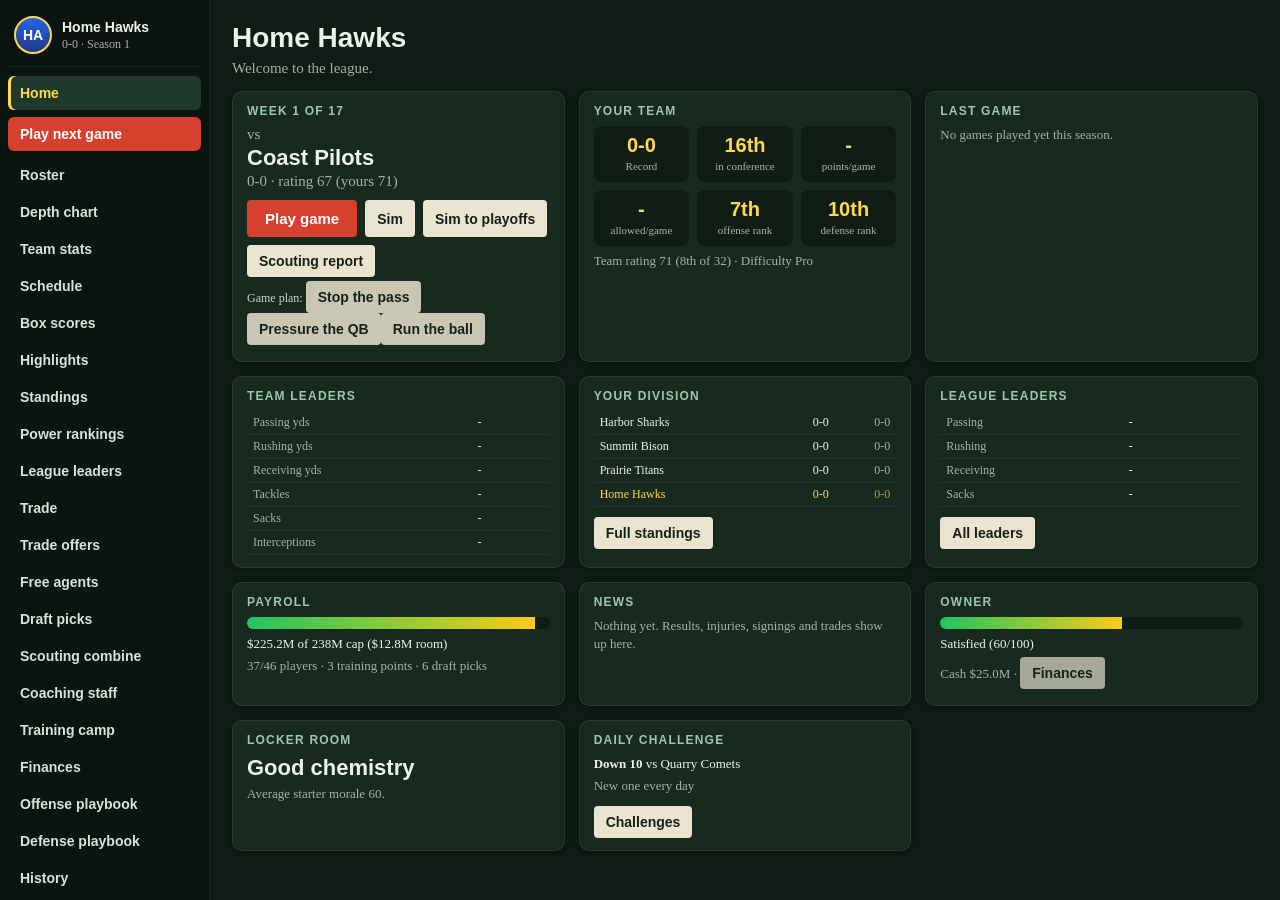
<file: index.html>
<!doctype html>
<html lang="en"><head><meta charset="utf-8">
<meta name="viewport" content="width=device-width,initial-scale=1,maximum-scale=1,user-scalable=no,viewport-fit=cover">
<meta name="mobile-web-app-capable" content="yes"><meta name="apple-mobile-web-app-capable" content="yes">
<title>Gridiron Lab</title><link rel="stylesheet" href="style.css">
<link rel="manifest" href="manifest.webmanifest"><meta name="theme-color" content="#14211a"><link rel="apple-touch-icon" href="icon-192.png"><link rel="icon" href="icon-192.png"></head>
<body>
<div id="wrap">
<canvas id="c" width="960" height="540"></canvas>
<div id="hud"></div><div id="msg"></div>
<div id="top"><button id="pbb">Playbook</button><button id="hlp">Controls</button><button id="rb">Lobby</button></div>
<div id="pb"></div>
<div id="pre"><div id="hint"></div><div id="plays"></div><button id="snap">Snap</button></div>
<div id="bar"></div>
<div id="stick"><i></i></div><div id="mv"></div><button id="act">Juke / Pump</button>
<p id="help"></p>
</div>
<div id="rot">Turn your phone sideways to play.<br><small>(tap to dismiss)</small></div>
<div id="modal" hidden></div>
<script src="data.js"></script><script src="stats0.js"></script><script src="special.js"></script><script src="ai.js"></script><script src="moves.js"></script><script src="career.js"></script><script src="ragdoll.js"></script><script src="game.js"></script><script src="render.js"></script><script src="hud.js"></script><script src="playbook.js"></script><script src="dash.js"></script><script src="league.js"></script><script src="opts.js"></script><script src="pcam.js"></script><script src="pcam2.js"></script><script src="kick.js"></script><script src="extras.js"></script><script src="field2.js"></script><script src="gm.js"></script><script src="desk.js"></script><script src="anim.js"></script><script src="more.js"></script><script src="pose.js"></script><script src="play2.js"></script><script src="vis2.js"></script><script src="menus2.js"></script><script src="polish.js"></script><script src="sound2.js"></script><script src="more3.js"></script><script src="dive.js"></script><script src="play3.js"></script><script src="vis3.js"></script><script src="modes.js"></script><script src="ease.js"></script><script src="keys.js"></script><script src="models.js"></script><script src="anim2.js"></script><script src="rp2.js"></script><script src="trick.js"></script><script src="stats2.js"></script><script src="pe.js"></script><script src="pd.js"></script><script src="plays3.js"></script><script src="tw.js"></script><script src="rel.js"></script><script src="rtclock.js"></script><script src="pass3.js"></script><script src="stplays.js"></script><script src="st3.js"></script><script src="std.js"></script><script src="playcard.js"></script><script src="modelock.js"></script><script src="train.js"></script><script src="life.js"></script><script src="hood.js"></script><script src="cars.js"></script><script src="wreck.js"></script><script src="street.js"></script><script src="sfb.js"></script><script src="smini.js"></script><script src="lock.js"></script>
<script>if(typeof mlSwitch!="function"||typeof stSVG!="function"||typeof kofcEnd!="function"||typeof rtTick!="function"||typeof lobby!="function"||typeof lineup!="function"||typeof careerHub!="function"||typeof cmove!="function"||typeof ragTackle!="function"||typeof fit!="function"||typeof dashHome!="function"||typeof featUI!="function"||typeof kickStart!="function"||typeof xNewGame!="function"||typeof fForm!="function"||typeof gmInit!="function"||typeof padPoll!="function"||typeof animStep!="function"||typeof stiffArm!="function"||typeof anTick!="function"||typeof covPre!="function"||typeof vTick!="function"||typeof devUI!="function"||typeof camTick!="function"||typeof sReact!="function"||typeof gNums!="function"||typeof userDive!="function"||typeof dsCycle!="function"||typeof dcShow!="function"||typeof recapUI!="function"||typeof tutGo!="function"||typeof kbPage!="function"||typeof mDraw!="function"||typeof CEL2=="undefined"||typeof rpAct!="function"||typeof licOK!="function"||typeof fa1Fill!="function"||typeof dsSync!="function"||typeof peUI!="function"||typeof pdUI!="function"||typeof coachSug!="function"||typeof koKneel!="function"||typeof st4th!="function"||typeof stDes!="function"||typeof pcdShow!="function"||typeof pcSet!="function"||typeof pcPre!="function"||typeof trainUI!="function"||typeof lifeUI!="function"||typeof hoodUI!="function"||typeof hdDealer!="function"||typeof hdBody!="function"||typeof hdStreet!="function"||typeof sfStart!="function"||typeof smStart!="function")document.body.innerHTML='<p style="padding:20px;font:18px sans-serif;color:#fff">Gridiron Lab is missing files. Upload index.html, data.js, special.js, ai.js, moves.js, career.js, ragdoll.js, game.js, render.js, hud.js, playbook.js, dash.js, league.js, opts.js, pcam.js, pcam2.js, kick.js, extras.js, field2.js, gm.js, desk.js, anim.js, more.js, pose.js, play2.js, vis2.js, menus2.js, polish.js, sound2.js, more3.js, dive.js, play3.js, vis3.js, modes.js, ease.js, keys.js, models.js, anim2.js, rp2.js, trick.js, stats2.js, pe.js, pd.js, plays3.js, tw.js, rel.js, rtclock.js, pass3.js, stplays.js, st3.js, std.js, playcard.js, modelock.js, train.js, life.js, hood.js, cars.js, wreck.js, street.js, sfb.js, smini.js, lock.js, sw.js, manifest.webmanifest, the icons and style.css together in one folder.</p>'</script></body></html>
</file>
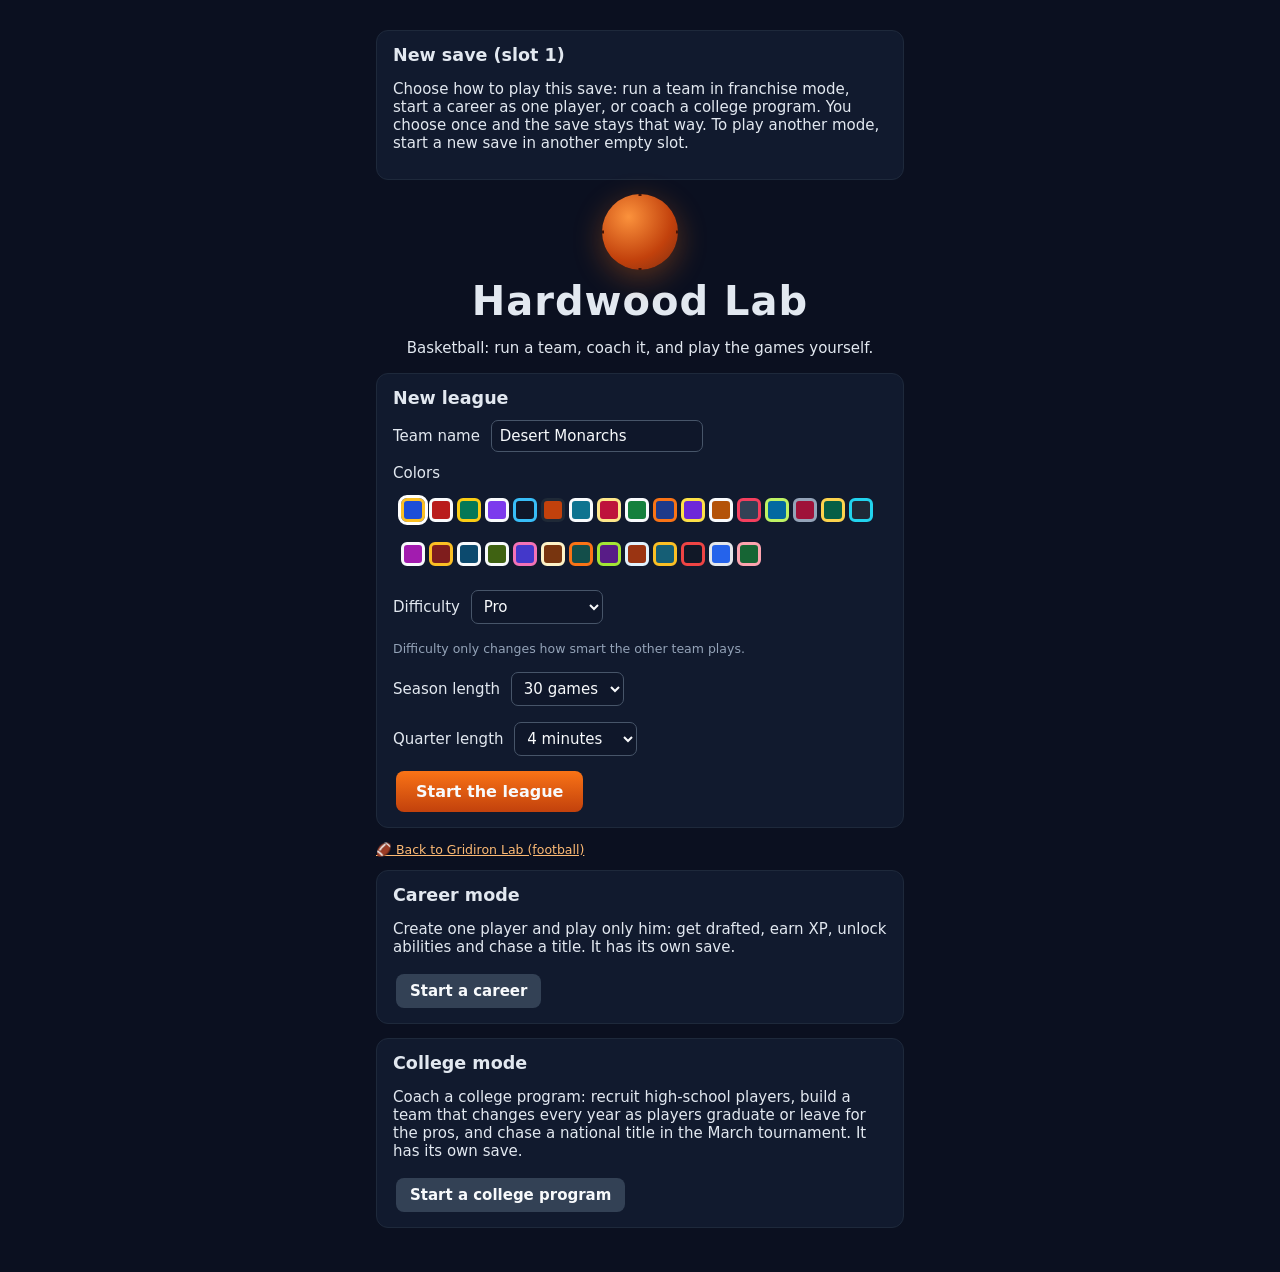
<file: hoops/index.html>
<!doctype html>
<html lang="en"><head><meta charset="utf-8">
<meta name="viewport" content="width=device-width,initial-scale=1,viewport-fit=cover">
<title>Hardwood Lab</title><link rel="stylesheet" href="hoops.css">
<meta name="theme-color" content="#0b1020"><link rel="icon" href="../icon-192.png"></head>
<body>
<div id="ui"></div>
<div id="gamewrap" hidden><canvas id="cv"></canvas><div id="gtop"><button onclick="gameMenu()">Menu</button></div></div>
<div id="modal" hidden></div>
<script src="h-core.js"></script><script src="h-sim.js"></script><script src="h-game.js"></script><script src="h-play.js"></script><script src="h-draw.js"></script><script src="h-ui.js"></script><script src="h-court.js"></script><script src="h-fx.js"></script><script src="h-fran.js"></script><script src="h-car.js"></script><script src="h-extra.js"></script><script src="h-more.js"></script><script src="h-gfx.js"></script><script src="h-hl.js"></script><script src="h-view.js"></script><script src="h-real.js"></script><script src="h-mode.js"></script><script src="h-feel.js"></script><script src="h-lock.js"></script>
<script>if(typeof pickMode!="function"||typeof pdUI!="function"||typeof hInit!="function"||typeof hDraw!="function"||typeof hStep!="function"||typeof simGame!="function"||typeof newLeague!="function"||typeof userControls!="function"||typeof lkGate!="function"||typeof coachSug!="function"||typeof faceSVG!="function"||typeof ensureR!="function"||typeof careerHome!="function"||typeof tutStart!="function"||typeof asUI!="function"||typeof camFrame!="function"||typeof collegeGo!="function"||typeof pvProj!="function"||typeof o3EP!="function"){document.body.innerHTML='<div style="font:16px sans-serif;color:#fff;padding:30px">Some game files are missing. Re-download the whole folder and open hoops/index.html again.</div>'}else hInit();
if('serviceWorker'in navigator&&location.protocol.startsWith('http'))navigator.serviceWorker.register('../sw.js').catch(()=>{});</script>
</body></html>
</file>
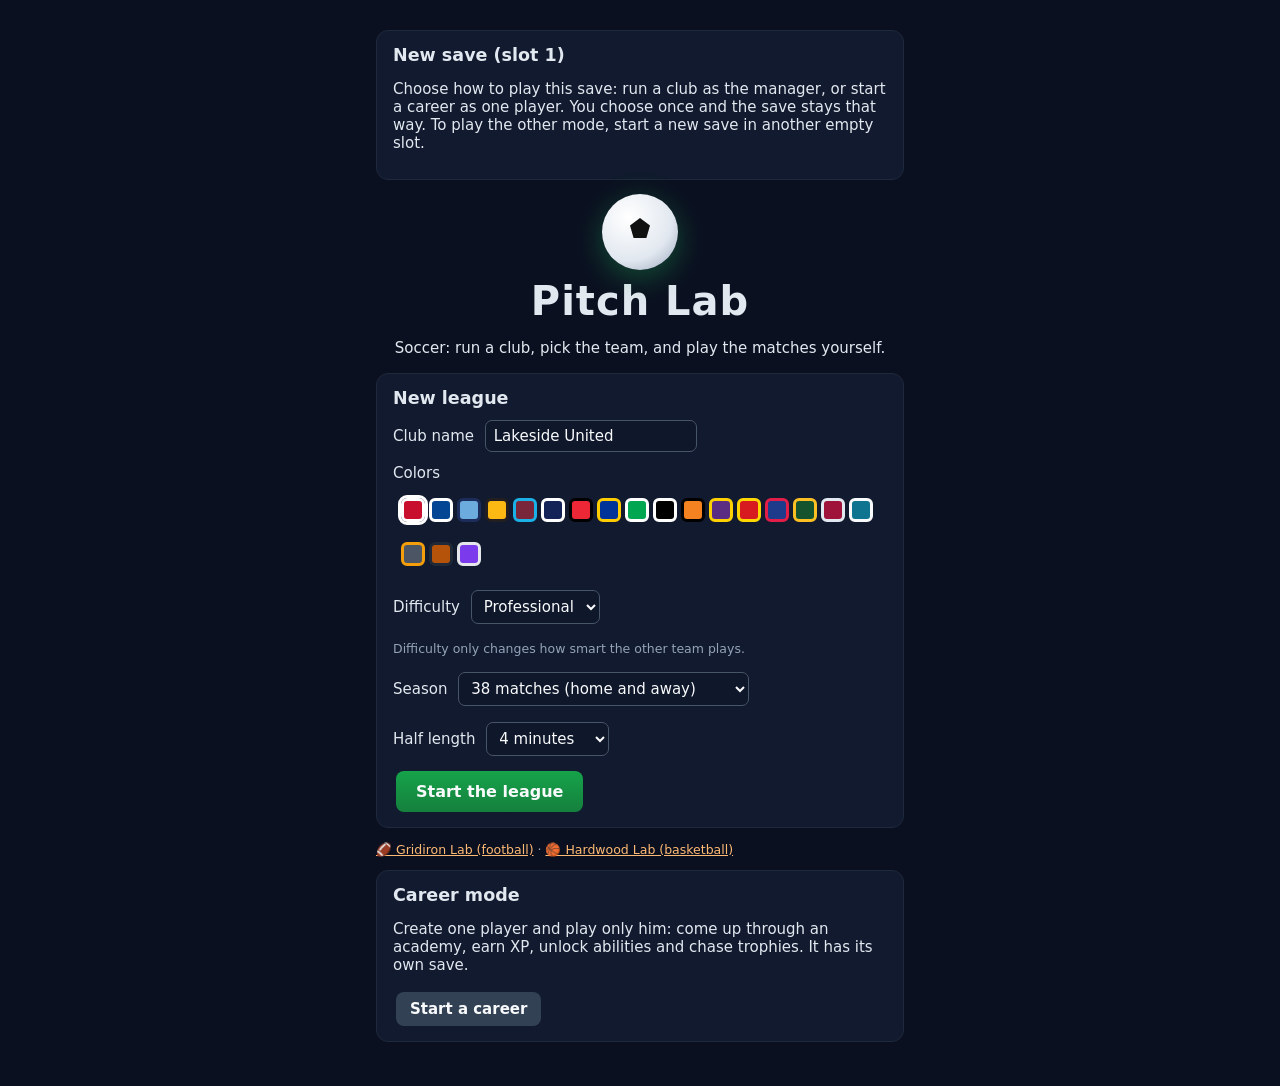
<file: soccer/index.html>
<!doctype html>
<html lang="en"><head><meta charset="utf-8">
<meta name="viewport" content="width=device-width,initial-scale=1,viewport-fit=cover">
<title>Pitch Lab</title><link rel="stylesheet" href="soccer.css">
<meta name="theme-color" content="#0d1a12"><link rel="icon" href="../icon-192.png"></head>
<body>
<div id="ui"></div>
<div id="gamewrap" hidden><canvas id="cv"></canvas><div id="gtop"><button onclick="gameMenu()">Menu</button></div></div>
<div id="modal" hidden></div>
<script src="s-core.js"></script><script src="s-sim.js"></script><script src="s-game.js"></script><script src="s-play.js"></script><script src="s-draw.js"></script><script src="s-ui.js"></script><script src="sc-court.js"></script><script src="sc-fx.js"></script><script src="sc-fran.js"></script><script src="sc-car.js"></script><script src="sc-extra.js"></script><script src="sc-div.js"></script><script src="sc-fc.js"></script><script src="sc-ai2.js"></script><script src="sc-real.js"></script><script src="sc-mode.js"></script><script src="sc-feel.js"></script><script src="s-lock.js"></script>
<script>if(typeof pickMode!="function"||typeof fcShotCalc!="function"||typeof gkReach!="function"||typeof icPlan!="function"||typeof hInit!="function"||typeof hDraw!="function"||typeof hStep!="function"||typeof simGame!="function"||typeof newLeague!="function"||typeof userControls!="function"||typeof lkGate!="function"||typeof coachSug!="function"||typeof hlUI!="function"||typeof cupPlay!="function"||typeof careerGo!="function"||typeof tutStart!="function"||typeof addDiv2!="function"||typeof callRunGo!="function"){document.body.innerHTML='<div style="font:16px sans-serif;color:#fff;padding:30px">Some game files are missing. Re-download the whole folder and open soccer/index.html again.</div>'}else hInit();
if('serviceWorker'in navigator&&location.protocol.startsWith('http'))navigator.serviceWorker.register('../sw.js').catch(()=>{});</script>
</body></html>
</file>
<file: style.css>
*{box-sizing:border-box}
html,body{margin:0;height:100%;overflow:hidden;background:#0b1626;color:#eef3e8;font:15px Georgia,serif;overscroll-behavior:none;-webkit-user-select:none;user-select:none}
button{background:#e9e3cf;color:#14211a;border:0;padding:8px 12px;font:700 14px "Trebuchet MS",sans-serif;cursor:pointer;border-radius:4px}
button.on{background:#ffd84d}button:focus-visible{outline:3px solid #fff}
/* the game fills the whole screen; everything else floats on top of it */
#wrap{position:fixed;inset:0}
#c{position:absolute;inset:0;width:100%;height:100%;display:block;touch-action:none;background:#14532d}
#hud{position:absolute;top:6px;left:10px;z-index:3;font:700 14px "Trebuchet MS",sans-serif;text-shadow:0 1px 3px #000,0 0 6px #000;pointer-events:none}
#msg{position:absolute;top:27px;left:10px;z-index:3;font-size:13px;color:#ffd84d;text-shadow:0 1px 3px #000,0 0 6px #000;max-width:62vw;pointer-events:none}
#top{position:absolute;top:6px;right:8px;z-index:5;display:flex;gap:6px}#top button{padding:7px 11px;font-size:13px;background:#e9e3cfee}
#pb{position:absolute;left:50%;transform:translateX(-50%);bottom:62px;z-index:5;background:#0b1626eb;border:2px solid #e9e3cf;border-radius:10px;padding:10px;max-width:96vw;max-height:66vh;overflow:auto}
#pb h3{margin:0 0 8px;font:700 16px "Trebuchet MS",sans-serif;color:#ffd84d;display:flex;justify-content:space-between;align-items:center;gap:10px}
#pb .cards{display:grid;grid-template-columns:repeat(auto-fill,minmax(122px,1fr));gap:8px;width:min(920px,90vw)}
.card{background:#1d3a2a;color:#fff;padding:5px;border:2px solid #ffffff2a;display:flex;flex-direction:column;align-items:center;gap:3px;font-size:12px}
.card.on{border-color:#ffd84d}.card svg{width:112px;height:80px;background:#2a7f35;border-radius:4px;pointer-events:none}.card span{pointer-events:none}
#pre{position:absolute;left:0;right:0;bottom:8px;z-index:4;display:flex;flex-direction:column;align-items:center;gap:6px;pointer-events:none}
#pre>*{pointer-events:auto}#hint{background:#000b;color:#fff;font-family:"Trebuchet MS",sans-serif;padding:6px 14px;border-radius:16px;font-size:14px;pointer-events:none;text-align:center;max-width:92vw}
#plays{display:flex;gap:6px;flex-wrap:wrap;justify-content:center}#plays button{background:#e9e3cfee}
#snap{background:#d6402f;color:#fff;padding:10px 26px;font-size:16px}
#bar{position:absolute;left:0;right:0;bottom:8px;z-index:4;display:flex;justify-content:center;pointer-events:none}#bar>*{pointer-events:auto}
#dctl{display:none;gap:6px;flex-wrap:wrap}#dctl button{background:#e9e3cfdd}
#help{display:none}
#ed{display:flex;flex-direction:column;gap:6px;align-items:center}#ed canvas{width:min(960px,92vw)}#edt{display:flex;gap:6px;flex-wrap:wrap;justify-content:center;max-width:960px}#ed p{max-width:760px;font-size:13px;margin:0}
#stick,#act,#rot{display:none}
#modal{position:fixed;inset:0;z-index:10;background:#000c;display:flex;overflow:auto}#modal[hidden]{display:none}
#modal>div{background:#1d2e24;padding:16px;overflow:auto}
table{border-collapse:collapse}td,th{padding:3px 10px;text-align:left}
#mv{display:none;gap:6px;flex-wrap:wrap;justify-content:center;position:absolute;right:12px;bottom:66px;z-index:4;flex-direction:column}#mv button{background:#7c3aed;color:#fff}
@media (pointer:coarse){
 #stick{display:block;position:absolute;left:16px;bottom:24px;width:110px;height:110px;border-radius:50%;background:#fff3;border:2px solid #fff8;z-index:3;touch-action:none}
 #stick i{position:absolute;left:33px;top:33px;width:40px;height:40px;border-radius:50%;background:#fffb;pointer-events:none}
 #act{display:block;position:absolute;right:16px;bottom:24px;z-index:3;width:86px;height:86px;border-radius:50%;background:#ffd84dcc;touch-action:none}
 #mv{right:12px;bottom:122px;width:96px}#mv button{padding:10px 6px;font-size:13px}
 #hud{font-size:12px}#msg{font-size:11px}#pb{bottom:56px;max-height:60vh}#pb .cards{grid-template-columns:repeat(auto-fill,minmax(104px,1fr))}.card svg{width:96px;height:68px}
 #plays button,#top button{padding:7px 9px;font-size:12px}
}
@media (pointer:coarse) and (orientation:portrait){#rot{display:block;position:fixed;inset:0;z-index:20;background:#14211af2;color:#fff;font-size:20px;text-align:center;padding-top:40vh}}
#modal table{font-size:12px}td.tc{cursor:pointer;background:#2c4636}td.tc:hover{background:#3d6a4c}#modal h2,#modal h3{margin:4px 0}
#modal{align-items:stretch;justify-content:stretch}
#modal>div{width:100%;height:100%;max-height:none;border:0;padding:16px;box-sizing:border-box}
#modal h1{margin:4px 0;font:700 28px "Trebuchet MS",sans-serif}
.grid{display:grid;grid-template-columns:repeat(auto-fit,minmax(170px,1fr));gap:12px;margin-top:16px}
.grid button{padding:26px 10px;font-size:18px}.grid button.big{background:#d6402f;color:#fff}
/* league pages */
#modal>div.pg{overflow:auto;-webkit-overflow-scrolling:touch}
.pg p{margin:6px 0;line-height:1.4}.pg h3{margin:16px 0 6px;font:700 17px "Trebuchet MS",sans-serif;color:#ffd84d}
.pg table{border-collapse:collapse;width:100%;max-width:1100px;font-size:13px}
.pg th,.pg td{padding:5px 8px;border-bottom:1px solid #ffffff1c;text-align:left;vertical-align:top}
.pg th{color:#cfe3d4;font-weight:700;white-space:nowrap}.pg th.srt{cursor:pointer;text-decoration:underline dotted}
.pg tr.st td{font-weight:700}.pg tr.me td{color:#ffd84d}
.pg a{color:#9fd3ff}.pg td button{padding:4px 9px;font-size:12px;margin:1px}
.pg .small{font-size:12px;opacity:.85}.pg .warn{color:#ffb4a8}.pg .good{color:#9be89b}.inj{color:#ff8f7a;font-size:11px;font-weight:700}
.pg .row{display:flex;gap:6px;flex-wrap:wrap;align-items:center;margin:8px 0}.pg select{padding:7px;font-size:14px;border-radius:3px;max-width:100%}
.pg .nav{display:flex;gap:6px;margin-bottom:6px}.pg .nav button{padding:6px 12px;font-size:13px}
.pg .cols{display:grid;grid-template-columns:1fr 1fr;gap:14px;margin-top:10px}.pg .ck{display:block;font-size:13px;padding:5px 0;border-bottom:1px solid #ffffff12}
.pg button.on{background:#ffd84d}
@media (max-width:700px){.pg .cols{grid-template-columns:1fr}.pg table{font-size:12px}.pg th,.pg td{padding:4px 5px}.grid button{padding:16px 8px;font-size:15px}}
#mv{display:none;gap:6px;flex-wrap:wrap;justify-content:center}#mv button{background:#7c3aed;color:#fff}
.cinfo{align-self:center;font-size:13px;opacity:.9;padding:0 6px}.pg button.dim{opacity:.45}.pg input{padding:7px;font-size:15px;border-radius:3px}
@media (pointer:coarse){#mv{position:absolute;right:12px;bottom:168px;z-index:3;flex-direction:column;width:96px}#mv button{padding:10px 6px;font-size:13px}}

/* scoreboard */
#sb{position:absolute;top:6px;left:50%;transform:translateX(-50%);z-index:4;display:flex;align-items:stretch;font-family:"Trebuchet MS",sans-serif;border-radius:8px;overflow:hidden;box-shadow:0 3px 12px #0009;pointer-events:none;border:1px solid #ffffff30}
#sb .tm{display:flex;align-items:center;gap:8px;padding:4px 12px;color:#fff;position:relative}#sb .tm.u{background:linear-gradient(#2563eb,#1e3a8a)}#sb .tm.c{background:linear-gradient(#dc2626,#7f1d1d)}
#sb .nm{font:700 13px "Trebuchet MS",sans-serif;letter-spacing:1px}#sb .sc{font:800 24px "Trebuchet MS",sans-serif;min-width:30px;text-align:center}
#sb .to{position:absolute;bottom:2px;left:12px;display:flex;gap:3px}#sb .tm.c .to{left:auto;right:12px}#sb .to b{width:9px;height:3px;background:#ffd84d;border-radius:2px}#sb .to b.off{background:#ffffff40}
#sb .tm.pos .nm::before{content:'';display:inline-block;width:11px;height:7px;margin-right:5px;background:#8b5a2b;border-radius:50%;border:1px solid #fff8;vertical-align:1px}
#sb .mid{background:#0b1626;color:#fff;padding:3px 14px;text-align:center;display:flex;flex-direction:column;justify-content:center;min-width:132px}
#sb .q{font:700 15px "Trebuchet MS",sans-serif}#sb .clk{color:#ff7b7b}#sb .clk.on{color:#7dffa0}#sb .dd{font:700 11px "Trebuchet MS",sans-serif;color:#ffd84d;letter-spacing:.5px}#sb .dd em{color:#ffffff60;font-style:normal}
#msg{left:50%!important;transform:translateX(-50%);top:62px!important;background:#000a;padding:3px 12px;border-radius:12px;max-width:80vw}
/* play result banner */
#res{position:absolute;left:50%;top:38%;transform:translate(-50%,-50%);z-index:4;text-align:center;pointer-events:none;opacity:0;font-family:"Trebuchet MS",sans-serif}
#res .t{font:900 46px "Trebuchet MS",sans-serif;letter-spacing:2px;color:#fff;padding:6px 30px;background:#0b1626d9;border-radius:6px;transform:skewX(-8deg);text-shadow:0 3px 0 #0008;white-space:nowrap}
#res .s{display:inline-block;margin-top:6px;font:700 15px "Trebuchet MS",sans-serif;color:#fff;background:#000b;padding:4px 14px;border-radius:12px}#res .s:empty{display:none}
#res.show{animation:resIn 1.7s ease-out forwards}
#res.good .t{background:linear-gradient(#16a34a,#14532d)}#res.bad .t{background:linear-gradient(#dc2626,#7f1d1d)}#res.td .t{background:linear-gradient(#facc15,#b45309);color:#1a1200;text-shadow:none;font-size:56px}#res.inc .t{background:#334155e6}
@keyframes resIn{0%{opacity:0;transform:translate(-50%,-50%) scale(.6)}12%{opacity:1;transform:translate(-50%,-50%) scale(1.08)}22%{transform:translate(-50%,-50%) scale(1)}85%{opacity:1}100%{opacity:.95}}
@media (pointer:coarse){#sb .sc{font-size:19px}#sb .nm{font-size:11px}#sb .mid{min-width:110px}#res .t{font-size:32px}#res.td .t{font-size:40px}#msg{top:52px!important}}

/* Football GM style shell: sidebar + main page */
#modal>div.shellwrap{padding:0;width:100%;height:100%;overflow:hidden;background:#101c16}
.shell{display:grid;grid-template-columns:210px 1fr;height:100%}
.side{background:#0b1410;border-right:1px solid #ffffff14;overflow:auto;padding:10px 8px;display:flex;flex-direction:column;gap:3px}
.side .brand{display:flex;gap:10px;align-items:center;padding:6px 6px 12px;border-bottom:1px solid #ffffff14;margin-bottom:6px}
.side .brand b{display:block;font:700 14px "Trebuchet MS",sans-serif}.side .brand span{font-size:12px;opacity:.7}
.side .logo{width:38px;height:38px;border-radius:50%;background:linear-gradient(#2563eb,#1e3a8a);display:flex;align-items:center;justify-content:center;font:800 14px "Trebuchet MS",sans-serif;color:#fff;flex:none;border:2px solid #ffd84d}
.side .ni{background:transparent;color:#d6e4da;text-align:left;padding:9px 12px;font:600 14px "Trebuchet MS",sans-serif;border-radius:6px}
.side .ni:hover{background:#ffffff10}.side .ni.on{background:#1f3a2c;color:#ffd84d;box-shadow:inset 3px 0 0 #ffd84d}.side .ni.hot{background:#d6402f;color:#fff;margin:4px 0}.side .ni.hot.on{background:#b8321f}
.main{overflow:auto;padding:18px 22px;-webkit-overflow-scrolling:touch}
.main h1{margin:0 0 4px;font:800 26px "Trebuchet MS",sans-serif}.dim{opacity:.68}
.hdr{margin-bottom:12px}.hdr p{margin:2px 0}
.dash{display:grid;grid-template-columns:repeat(auto-fill,minmax(290px,1fr));gap:14px}
.cardx{background:#18291f;border:1px solid #ffffff14;border-radius:10px;padding:12px 14px;box-shadow:0 2px 8px #0005}
.cardx h4{margin:0 0 8px;font:700 12px "Trebuchet MS",sans-serif;letter-spacing:1.2px;text-transform:uppercase;color:#9fc7ad}
.cardx .big{font:800 22px "Trebuchet MS",sans-serif;margin:2px 0}.cardx .big.w{color:#6ee7a0}.cardx .big.l{color:#ff8f7a}
.cardx p{margin:4px 0;font-size:13px}.cardx .btns{display:flex;gap:8px;flex-wrap:wrap;margin-top:10px}
.cardx button.go,.main button.go{background:#d6402f;color:#fff;font-size:15px;padding:10px 18px}
.stats3{display:grid;grid-template-columns:repeat(3,1fr);gap:8px;margin-bottom:6px}.stats3 div{background:#0f1d15;border-radius:8px;padding:8px;text-align:center}
.stats3 b{display:block;font:800 20px "Trebuchet MS",sans-serif;color:#ffd84d}.stats3 span{font-size:11px;opacity:.7}
table.mini{width:100%;font-size:13px}table.mini td{padding:4px 6px;border-bottom:1px solid #ffffff10}table.mini tr.me td{color:#ffd84d}td.num{text-align:right;font-variant-numeric:tabular-nums}
.bar{height:12px;background:#0f1d15;border-radius:6px;overflow:hidden;margin:6px 0}.bar i{display:block;height:100%;background:linear-gradient(90deg,#22c55e,#facc15)}.bar i.over{background:#ef4444}.bar.sm{height:7px;margin:0;min-width:70px}
.news{border-bottom:1px solid #ffffff0c;padding:3px 0}.news .dim{font-size:11px;margin-right:6px}
.pcard{display:flex;gap:12px;align-items:center}.pcard .ovr{width:62px;height:62px;border-radius:10px;background:linear-gradient(#facc15,#b45309);color:#1a1200;display:flex;flex-direction:column;align-items:center;justify-content:center;flex:none}
.pcard .ovr b{font:900 26px "Trebuchet MS",sans-serif;line-height:1}.pcard .ovr span{font-size:10px;font-weight:700}
b.w{color:#6ee7a0}b.l{color:#ff8f7a}
@media (max-width:820px){.shell{grid-template-columns:150px 1fr}.side .ni{padding:7px 8px;font-size:12px}.side .brand span{display:none}.main{padding:12px}.dash{grid-template-columns:repeat(auto-fill,minmax(250px,1fr));gap:10px}.main h1{font-size:20px}}
@media (pointer:coarse) and (max-height:520px){.shell{grid-template-columns:150px 1fr}.side{padding:6px 5px}.side .ni{padding:7px 8px;font-size:12px}.side .brand{padding:4px 4px 8px}.side .brand span{display:none}.side .logo{width:30px;height:30px;font-size:12px}
 .main{padding:10px 12px}.main h1{font-size:19px}.dash{grid-template-columns:repeat(auto-fill,minmax(240px,1fr));gap:9px}.cardx{padding:9px 11px}.cardx .big{font-size:17px}.stats3 b{font-size:16px}.cardx button.go{padding:8px 12px;font-size:13px}}

/* ---- game features ---- */
#sb .tm.u{background:linear-gradient(var(--u1,#2563eb),var(--u2,#1e3a8a))}#sb .tm.c{background:linear-gradient(var(--c1,#dc2626),var(--c2,#7f1d1d))}
#sb2{position:absolute;top:50px;left:50%;transform:translateX(-50%);z-index:4;display:none;flex-direction:column;align-items:center;gap:3px;pointer-events:none;font:700 10px "Trebuchet MS",sans-serif;color:#fff;text-shadow:0 1px 2px #000;letter-spacing:.6px}
#sb2:not([style*="none"]){display:flex}
#sb2 .mom{position:relative;width:160px;height:5px;background:#000a;border-radius:3px;overflow:hidden;box-shadow:0 0 0 1px #ffffff30}#sb2 .mom::after{content:'';position:absolute;left:50%;top:0;bottom:0;width:1px;background:#fffc}
#sb2 .mom i{position:absolute;top:0;bottom:0;transition:width .5s}#sb2 .mom i.u{right:50%;background:var(--u1,#2563eb)}#sb2 .mom i.c{left:50%;background:var(--c1,#dc2626)}
#msg{top:78px!important}
#res.flag .t{background:linear-gradient(#facc15,#ca8a04);color:#1a1200;text-shadow:none}
#rpb{position:absolute;top:6px;left:8px;z-index:5;display:none;padding:7px 12px;font-size:13px;background:#e9e3cfee}
#pbp{position:absolute;top:44px;left:8px;z-index:3;max-width:min(340px,30vw);font:12px/1.35 "Trebuchet MS",sans-serif;color:#fff;background:#000b;padding:5px 10px;border-radius:8px;pointer-events:none;opacity:0;transition:opacity .4s}
#pbp:empty{display:none}
#tip{display:none;position:absolute;top:100px;left:50%;transform:translateX(-50%);z-index:7;width:min(440px,88vw);background:#0b1626f2;border:2px solid #ffd84d;border-radius:10px;padding:10px 14px;color:#fff;font:14px/1.4 "Trebuchet MS",sans-serif;box-shadow:0 6px 20px #000a;text-align:center}
#tip p{margin:0 0 8px}#tip button{padding:6px 16px}
.feats{display:grid;gap:10px;margin-bottom:6px}.feat{display:flex;gap:12px;align-items:center}.feat b{display:block}.feat .small{display:block;opacity:.8}.feat .row{flex-shrink:0}
#modal .tg,.tg{min-width:60px;flex-shrink:0;background:#475569;color:#e2e8f0}#modal .tg.on,.tg.on{background:#16a34a;color:#fff}
.cardx.wide{grid-column:1/-1}.pbpl{max-height:360px;overflow:auto;font-size:13px}.pbpl p{margin:3px 0}
@media (pointer:coarse){
 #stick{width:var(--stk,110px)!important;height:var(--stk,110px)!important}#stick i{left:calc(50% - 20px)!important;top:calc(50% - 20px)!important}
 body.lefty #stick{left:auto;right:16px}body.lefty #act{right:auto;left:16px}body.lefty #mv{right:auto;left:12px}
 #pbp{top:40px;max-width:36vw;font-size:11px}#msg{top:68px!important}#sb2{top:44px}#tip{top:84px;font-size:13px}
}

/* ---- batch 2 ---- */
#lt{position:absolute;left:12px;bottom:70px;z-index:4;min-width:220px;max-width:340px;background:#0b1626ee;border-left:6px solid var(--lc,#2563eb);border-radius:4px;padding:6px 12px;color:#fff;font-family:"Trebuchet MS",sans-serif;pointer-events:none;opacity:0;transform:translateX(-30px);transition:all .35s}
#lt.show{opacity:1;transform:none}#lt i{display:block;font:900 11px "Trebuchet MS",sans-serif;letter-spacing:1.5px;color:#ffd84d;font-style:normal}#lt b{display:block;font-size:17px}#lt span{display:block;font-size:11px;color:#cbd5e1}#lt em{display:block;font-style:normal;font-size:12px;margin-top:2px}
#achp{position:absolute;right:12px;top:52px;z-index:8;background:linear-gradient(#facc15,#ca8a04);color:#1a1200;border-radius:10px;padding:8px 14px;font-family:"Trebuchet MS",sans-serif;max-width:260px;opacity:0;pointer-events:none}
#achp.show{animation:achIn 4s ease forwards}#achp small{display:block;font-size:10px;letter-spacing:1px;text-transform:uppercase}#achp b{display:block;font-size:16px}#achp span{font-size:12px}
@keyframes achIn{0%{opacity:0;transform:translateY(-15px)}10%,85%{opacity:1;transform:none}100%{opacity:0}}
.pst{display:block;font-style:normal;font-size:10px;color:#86efac}.p2l{color:#fca5a5;font:700 12px sans-serif;align-self:center;margin-left:8px}.p2b{background:#fecaca!important}.p2b.on{background:#f87171!important}
.achs{display:grid;grid-template-columns:repeat(auto-fill,minmax(230px,1fr));gap:8px}.ach{background:#18291f;border:1px solid #ffffff14;border-radius:8px;padding:8px 10px;opacity:.55}.ach.got{opacity:1;border-color:#facc15}.ach b{display:block}.ach span{font-size:12px}.ach em{display:block;font-size:11px;color:#9fc7ad;font-style:normal}
.tag{background:#7c3aed;color:#fff;border-radius:6px;padding:1px 7px;font-size:12px;font-weight:700}
@media (pointer:coarse){#lt{left:auto;right:12px;bottom:auto;top:84px;min-width:180px}#achp{top:84px}}

/* ---- computer controls ---- */
.card{position:relative}.card kbd{position:absolute;top:3px;left:4px;background:#0b1626;color:#ffd84d;border:1px solid #ffd84d88;border-radius:4px;font:700 11px sans-serif;padding:0 5px;line-height:16px;pointer-events:none}
kbd{background:#0b1626;color:#ffd84d;border:1px solid #ffffff30;border-radius:4px;padding:1px 6px;font:700 12px sans-serif;white-space:normal}
.ctl{width:100%;border-collapse:collapse}.ctl td,.ctl th{padding:5px 8px;border-bottom:1px solid #ffffff14;text-align:left;font-size:14px}.ctl .sec{color:#ffd84d;font-weight:700;padding-top:12px}
@media (pointer:fine) and (min-width:1600px){#sb{transform:translateX(-50%) scale(1.22);transform-origin:top center}#sb2{top:60px}#msg{top:90px!important}
 #top button,#plays button,#snap{font-size:15px;padding:9px 14px}#hint{font-size:16px}#pb .cards{grid-template-columns:repeat(auto-fill,minmax(150px,1fr));width:min(1200px,90vw)}.card svg{width:140px;height:100px}.card{font-size:14px}
 #res .t{font-size:60px}#res.td .t{font-size:72px}#lt{transform-origin:left bottom}#lt.show{transform:scale(1.15)}#pbp{font-size:14px;max-width:420px}}
@media (pointer:coarse){#fsb{display:none}}
#keys{font:12px "Trebuchet MS",sans-serif;color:#e2e8f0;background:#000a;border-radius:10px;padding:2px 10px;pointer-events:none}#keys:empty{display:none}

/* ---- laptop / desktop buttons ---- */
@media (pointer:fine){
 body.desk #plays button,body.desk #dctl button,body.desk #mv button,body.desk #snap,body.desk #top button{background:#0b1626e6;color:#f1f5f9;border:1px solid #ffffff2e;border-radius:9px;padding:7px 12px;font:600 13px "Trebuchet MS",sans-serif;box-shadow:0 2px 8px #0007;display:inline-flex;align-items:center;gap:7px;cursor:pointer;transition:background .12s,border-color .12s,transform .08s}
 body.desk #plays button:hover,body.desk #dctl button:hover,body.desk #mv button:hover,body.desk #snap:hover,body.desk #top button:hover{background:#1e3a5f;border-color:#ffd84d99}
 body.desk #plays button:active,body.desk #dctl button:active,body.desk #mv button:active,body.desk #snap:active{transform:translateY(1px)}
 body.desk #plays button.on{border-color:#ffd84d;color:#ffd84d}
 body.desk #snap{background:linear-gradient(#22c55e,#15803d);border-color:#86efac;font-size:15px;padding:8px 22px;font-weight:800}body.desk #snap:hover{background:linear-gradient(#34d399,#16a34a)}
 body.desk #snap::before{content:"Enter";order:2}
 body.desk #plays{display:flex;flex-wrap:wrap;justify-content:center;gap:6px;max-width:min(1100px,96vw)}
 body.desk #plays [data-a="punt"],body.desk #plays [data-a="fg"],body.desk #plays [data-a="fakep"],body.desk #plays [data-a="fakefg"]{order:3;background:#3b2a0be6;border-color:#f59e0b88}
 body.desk #plays [data-a="kneel"],body.desk #plays [data-a="spike"],body.desk #plays [data-a="to"]{order:2}
 body.desk #plays [data-a="deep"],body.desk #plays [data-a="onside"],body.desk #plays [data-a="xp"],body.desk #plays [data-a="two"],body.desk #plays [data-a="tb"],body.desk #plays [data-a="ret"]{font-size:15px;padding:9px 18px}
 body.desk #plays .sep{order:2;width:1px;align-self:stretch;background:#ffffff30;margin:0 4px}
 body.desk #plays .p2l,body.desk #plays .p2b{order:5}
 body.desk #bar{gap:8px;align-items:center;flex-wrap:wrap}body.desk #dctl{gap:6px}
 body.desk #bar #mv{position:static;flex-direction:row;width:auto;gap:6px;right:auto;bottom:auto}
 body.desk #mv button{background:#2e1065e6;border-color:#a78bfa88}
 #kh{font:12px "Trebuchet MS",sans-serif;color:#e2e8f0;background:#000b;border-radius:9px;padding:6px 11px}#kh:empty{display:none}
 #keys{margin-top:2px}
 /* key labels on the buttons */
 body.desk #plays button::before,body.desk #dctl button::before,body.desk #mv button::before,body.desk #snap::before,body.desk #top button::before{font:700 10px sans-serif;color:#0b1626;background:#ffd84d;border-radius:4px;padding:2px 5px;line-height:12px}
 body.desk #plays button::before,body.desk #top button::before{content:none;padding:0}
 body.desk #plays [data-a="form"]::before{content:"O";padding:2px 5px}body.desk #plays [data-a="hurry"]::before{content:"H";padding:2px 5px}body.desk #plays [data-a="tt"]::before{content:"T";padding:2px 5px}
body.desk #plays [data-a="dsg"]::before{content:"X";padding:2px 5px}
 body.desk #top #pbb::before{content:"B";padding:2px 5px}body.desk #top #rb::before{content:"Esc";padding:2px 5px}
 body.desk #dctl [data-k=" "]::before{content:"Space"}body.desk #dctl [data-k="e"]::before{content:"E"}body.desk #dctl [data-k="f"]::before{content:"F"}body.desk #dctl [data-k="g"]::before{content:"G"}body.desk #dctl [data-k="r"]::before{content:"R"}
body.desk #dctl [data-k="v"]::before{content:"V"}
 body.desk #mv [data-k="z"]::before{content:"Z"}body.desk #mv [data-k="x"]::before{content:"X"}body.desk #mv [data-k="c"]::before{content:"C"}body.desk #mv [data-k="v"]::before{content:"V"}body.desk #mv [data-k="t"]::before{content:"T"}
 body.desk #mv [data-k="q"]::before{content:"Q"}body.desk #mv [data-k="e"]::before{content:"E"}body.desk #mv [data-k="1"]::before{content:"1"}body.desk #mv [data-k="2"]::before{content:"2"}body.desk #mv [data-k="3"]::before{content:"3"}body.desk #mv [data-k="4"]::before{content:"4"}
 body.desk #hint{font-size:13px}
}
@media (pointer:fine) and (max-height:820px){body.desk #plays button,body.desk #dctl button,body.desk #mv button{padding:6px 10px;font-size:12.5px}body.desk #top button{padding:6px 10px;font-size:12.5px}body.desk #pb{bottom:110px;max-height:58vh}body.desk #pb .cards{grid-template-columns:repeat(auto-fill,minmax(112px,1fr))}body.desk .card svg{width:100px;height:72px}}
#hint:empty{display:none}
@media (pointer:fine){body.desk #plays [data-a="xp"]::before,body.desk #plays [data-a="tb"]::before,body.desk #plays [data-a="deep"]::before{content:"1";padding:2px 5px}
 body.desk #plays [data-a="two"]::before,body.desk #plays [data-a="ret"]::before,body.desk #plays [data-a="onside"]::before{content:"2";padding:2px 5px}}

/* ---- batch 4 ---- */
body.desk #mv [data-k="r"]::before{content:"R"}
.face{image-rendering:pixelated;border-radius:6px;border:2px solid #ffffff40;vertical-align:middle;margin-right:10px;background:#1d3a2a}#lt .face{float:left;margin:2px 10px 0 0}
.edx{margin-top:6px;display:flex;flex-wrap:wrap;gap:4px;align-items:center}.edx button{padding:4px 8px;font-size:12px}
.intro{max-width:880px;margin:0 auto}.mvs{display:flex;align-items:stretch;gap:12px;margin:12px 0}.mside{flex:1;border-radius:12px;padding:14px;color:#fff;display:flex;flex-direction:column;gap:4px;box-shadow:0 4px 14px #0008}
.mside b{font:900 24px "Trebuchet MS",sans-serif}.mside span{font-size:13px;opacity:.9}.mside em{font-style:normal;font-size:13px;margin-top:6px}.mvsx{align-self:center;font:900 30px "Trebuchet MS",sans-serif;color:#ffd84d}
.drillbox{margin-top:12px;text-align:center}.dbar{position:relative;height:22px;background:#0b1626;border-radius:11px;border:1px solid #ffffff30;margin:8px 0}.dbar i{position:absolute;top:-4px;width:6px;height:30px;background:#ffd84d;border-radius:3px;transform:translateX(-3px)}.dbar .dz{position:absolute;left:67%;width:16%;top:0;bottom:0;background:#16a34a88;border-radius:8px}
body.bigtxt{font-size:118%}body.bigtxt .pg{font-size:17px}body.bigtxt #hint{font-size:16px}body.bigtxt #plays button,body.bigtxt #dctl button,body.bigtxt #mv button,body.bigtxt #snap{font-size:16px!important;padding:9px 14px!important}body.bigtxt .side .ni{font-size:15px}body.bigtxt table.mini td{font-size:14px}

/* career training drills (train.js) */
body.trn #sb,body.trn #sb2,body.trn #pbp,body.trn #tip,body.trn #lt,body.trn #achp,body.trn #playcard,body.trn #bar,body.trn #mv,body.trn #dctl,body.trn #pre,body.trn #top,body.trn #msg,body.trn #hud,body.trn #res,body.trn #help,body.trn #stick,body.trn #act,body.trn #pb{display:none!important}
#trh{position:absolute;inset:0;z-index:6;pointer-events:none;font-family:"Trebuchet MS",sans-serif;color:#fff}
#trh .trt{position:absolute;top:8px;left:50%;transform:translateX(-50%);background:#0b1626e8;border:1px solid #ffffff30;border-radius:10px;padding:6px 16px;display:flex;gap:14px;align-items:baseline;white-space:nowrap;box-shadow:0 3px 12px #0009}
#trh .trt b{color:#ffd84d;font-size:17px}#trh .trt span{font-size:14px;color:#e2e8f0}
#trh .trbig{position:absolute;top:28%;left:50%;transform:translateX(-50%);font-size:64px;font-weight:bold;color:#ffd84d;text-shadow:0 4px 14px #000,0 0 3px #000;letter-spacing:2px}
#trh .trm{position:absolute;top:58px;left:50%;transform:translateX(-50%);background:#000b;padding:4px 14px;border-radius:12px;font-size:15px;max-width:80vw;text-align:center}
#trh .trk{position:absolute;bottom:10px;left:50%;transform:translateX(-50%);background:#0b1626e0;border:1px solid #ffffff2a;border-radius:9px;padding:5px 14px;font-size:13px;color:#cbd5e1;white-space:nowrap}
#trh .trp{position:absolute;top:40%;left:50%;width:96px;height:96px;margin:-48px 0 0 -48px}
#trh .trp b{position:absolute;inset:0;display:flex;align-items:center;justify-content:center;font-size:54px;color:#fff;background:#b91c1cdd;border-radius:50%;text-shadow:0 2px 6px #000}
#trh .trp i{position:absolute;inset:-6px;border:4px solid #ffd84d;border-radius:50%}
.trdots i{display:inline-block;width:14px;height:14px;border-radius:50%;border:2px solid #ffd84d;margin:0 2px;vertical-align:middle}.trdots i.on{background:#ffd84d}
.cardx.hot{border-color:#ffd84d;box-shadow:0 0 0 1px #ffd84d55,0 6px 18px #0006}.cardx .offer{border-top:1px solid #ffffff1a;padding-top:6px;margin-top:6px}.cardx .offer:first-of-type{border-top:0;margin-top:0;padding-top:0}

/* the Neighborhood map (hood.js) */
#hood{position:fixed;inset:0;z-index:15;background:#2d5a27;font-family:"Trebuchet MS",sans-serif;color:#fff;overflow:hidden}
#hood canvas{position:absolute;left:0;top:0;display:block}
#hdhud{position:absolute;top:10px;left:10px;pointer-events:none}
#hdhud .hdbox{display:flex;gap:10px;align-items:center;background:#0b1626e8;border:1px solid #ffffff30;border-radius:10px;padding:8px 14px;box-shadow:0 3px 12px #0009}
#hdhud .hdbox>div{display:flex;flex-direction:column;line-height:1.3}#hdhud b{font-size:15px}#hdhud .hdm{color:#ffd84d;font-weight:800;font-size:20px}#hdhud .small{font-size:12px;color:#cbd5e1}
#hdhud img.face{image-rendering:pixelated;border-radius:6px;border:1px solid #ffffff40}
#hdkeys{position:absolute;bottom:10px;left:50%;transform:translateX(-50%);background:#0b1626e0;border:1px solid #ffffff2a;border-radius:9px;padding:5px 14px;font-size:13px;color:#cbd5e1;white-space:nowrap;pointer-events:none}
#hdmsg{position:absolute;top:14px;left:50%;transform:translateX(-50%);background:#000c;padding:6px 16px;border-radius:12px;font-size:15px;max-width:70vw;text-align:center;opacity:0;transition:opacity .3s;pointer-events:none}#hdmsg.on{opacity:1}
#hdpan{position:absolute;inset:0;background:#0007;display:flex;align-items:center;justify-content:center}#hdpan[hidden]{display:none}
#hood .hdp{background:#18291f;border:1px solid #ffffff22;border-radius:12px;width:min(760px,94vw);max-height:86vh;display:flex;flex-direction:column;box-shadow:0 10px 40px #000a}
#hood .hdph{display:flex;align-items:center;gap:12px;padding:12px 16px;border-bottom:1px solid #ffffff1a}#hood .hdph h2{margin:0;flex:1;font:800 22px "Trebuchet MS",sans-serif}
#hood .hdbal{color:#ffd84d;font-weight:800;font-size:18px}
#hood .hdpb{overflow:auto;padding:6px 16px 16px}#hood .hdpb h3{margin:14px 0 6px;font:700 12px "Trebuchet MS",sans-serif;letter-spacing:1.2px;text-transform:uppercase;color:#9fc7ad}
#hood .hdnote{margin:10px 16px 0;padding:6px 10px;border-radius:6px;background:#ffd84d22;color:#ffe9a3}
#hood .hdi{display:flex;align-items:center;gap:12px;padding:8px 10px;border-radius:8px;background:#ffffff08;margin:4px 0}#hood .hdi.own{background:#16a34a1f;outline:1px solid #16a34a55}
#hood .hdt{flex:1;display:flex;flex-direction:column}#hood .hdt span{font-size:13px;opacity:.85}#hood .hdpr{font-weight:800;color:#ffd84d;min-width:64px;text-align:right}#hood .hdbt{min-width:110px;text-align:right}
#hood .hdsw{display:inline-block;width:12px;height:12px;border-radius:3px;margin-right:7px;border:1px solid #fff6;vertical-align:-1px}
#hood button{background:#e9e3cf;color:#14211a;border:0;padding:7px 12px;font:700 13px "Trebuchet MS",sans-serif;cursor:pointer;border-radius:4px}#hood button.go{background:#d6402f;color:#fff}#hood button.dim{opacity:.45}
#hood .btns{display:flex;gap:8px;flex-wrap:wrap;margin:8px 0}#hood .good{color:#9be89b}#hood .dim{opacity:.68}#hood .small{font-size:12px}#hood .l{color:#ff8f7a}
#hood .stats3,.pg .hdlog{margin-top:6px}#hood .stats3{display:grid;grid-template-columns:repeat(4,1fr);gap:8px}#hood .stats3>div{background:#ffffff0d;border-radius:8px;padding:8px;text-align:center;display:flex;flex-direction:column}#hood .stats3 b{color:#ffd84d;font-size:18px}#hood .stats3 span{font-size:12px;opacity:.8}
#hood table{width:100%;border-collapse:collapse;font-size:13px}#hood th,#hood td{padding:5px 6px;border-bottom:1px solid #ffffff12;text-align:left}#hood td.num,#hood th.num{text-align:right}
.pg td.l{color:#ff8f7a}

/* street pickup games (street.js, smini.js) */
#hood .sgres{display:flex;flex-direction:column;align-items:center;margin:10px 0}#hood .sgres b{font:800 44px "Trebuchet MS",sans-serif;color:#ffd84d}#hood .sgres span{opacity:.8}
#smw{position:absolute;inset:0;z-index:5;background:#1f3d1b}#smw canvas{position:absolute;left:0;top:0;display:block}
#smhud{position:absolute;top:10px;left:50%;transform:translateX(-50%);background:#0b1626e8;border:1px solid #ffffff30;border-radius:10px;padding:6px 18px;display:flex;gap:14px;align-items:baseline;white-space:nowrap;pointer-events:none}
#smhud b{color:#ffd84d;font-size:20px}#smhud span{font-size:14px;color:#e2e8f0}#smhud .small{font-size:12px;color:#cbd5e1}
#smmsg{position:absolute;top:62px;left:50%;transform:translateX(-50%);background:#000c;padding:5px 16px;border-radius:12px;font-size:16px;opacity:0;transition:opacity .25s;pointer-events:none}#smmsg.on{opacity:1}
#smkeys{position:absolute;bottom:10px;left:50%;transform:translateX(-50%);max-width:94vw;text-align:center;background:#0b1626e0;border:1px solid #ffffff2a;border-radius:9px;padding:5px 14px;font-size:13px;color:#cbd5e1;pointer-events:none}
</file>
<file: hoops/hoops.css>
*{box-sizing:border-box}
html,body{margin:0;background:#0b1020;color:#e2e8f0;font-family:"Trebuchet MS",system-ui,sans-serif;font-size:15px}
a{color:#fdba74}button{font:inherit;cursor:pointer;border:0;border-radius:8px;padding:8px 14px;background:#334155;color:#f8fafc;font-weight:700;margin:3px}
button:hover{background:#475569}button.big{background:linear-gradient(#f97316,#c2410c);font-size:16px;padding:11px 20px}button.big:hover{filter:brightness(1.1)}
button.xs{padding:3px 8px;font-size:12px;margin:1px}button.off{opacity:.45}button.danger{background:#991b1b}
select,input{font:inherit;padding:6px 8px;border-radius:7px;border:1px solid #475569;background:#0f172a;color:#f8fafc;margin:4px 6px}
label{display:block;margin:8px 0}.small{font-size:12.5px;color:#94a3b8}.row{display:flex;flex-wrap:wrap;align-items:center;gap:4px}
#ui{min-height:100vh}
/* sidebar shell like the football game */
.shell{display:flex;min-height:100vh}.side{width:220px;flex:none;background:#0f172a;border-right:1px solid #1e293b;padding:12px 10px;display:flex;flex-direction:column;gap:3px;position:sticky;top:0;height:100vh;overflow:auto}
.brand{display:flex;gap:10px;align-items:center;margin-bottom:10px}.brand b{display:block;font-size:14px}.brand span{font-size:12px;color:#94a3b8}
.logo{width:42px;height:42px;border-radius:50%;display:flex;align-items:center;justify-content:center;font-weight:900;font-size:13px;flex:none;border:2px solid #ffffff44}
.ni{display:block;text-align:left;background:transparent;border-radius:8px;padding:8px 10px;margin:0;color:#cbd5e1;font-weight:600;text-decoration:none}.ni:hover{background:#1e293b}.ni.on{background:#1e293b;color:#fff;box-shadow:inset 3px 0 #f97316}
.ni.hot{background:#c2410c;color:#fff}.ni.fb{margin-top:auto;color:#86efac}
.main{flex:1;padding:18px 22px;min-width:0}
.head h1{margin:0 0 4px}.head p{margin:4px 0 10px;color:#cbd5e1}
.card{background:#111a2e;border:1px solid #1e293b;border-radius:12px;padding:12px 16px;margin:0 0 14px}.card h3{margin:2px 0 8px}.card.hot{border-color:#f97316;background:linear-gradient(#1c1a2e,#111a2e)}.card.offer{border-color:#38bdf8}
.cols{display:grid;grid-template-columns:repeat(auto-fit,minmax(340px,1fr));gap:14px}.grid3{display:grid;grid-template-columns:repeat(auto-fit,minmax(260px,1fr));gap:14px}
.t{border-collapse:collapse;width:100%;font-size:13.5px}.t th{text-align:left;color:#94a3b8;font-weight:600;border-bottom:1px solid #334155;padding:4px 6px}.t td{padding:4px 6px;border-bottom:1px solid #1e293b;white-space:nowrap}
.t tr.me td{background:#7c2d1233}.t tr.st td{background:#ffffff08}.t tr.cut td{border-bottom:2px dashed #f97316}.t tr.next td{background:#f9731622}.t tr.sel td{background:#0369a155}.click{cursor:pointer}.click:hover td{background:#ffffff10}
.tw{overflow-x:auto}.box td:first-child{white-space:normal;min-width:120px}
.w{color:#4ade80}.l{color:#f87171}.inj{color:#f87171;font-size:11px}.mv{width:64px}
.pill{display:inline-block;min-width:30px;text-align:center;border-radius:6px;color:#0b1020;padding:1px 5px;font-size:13px}
.news{margin:0;padding-left:18px}.news li{margin:3px 0;color:#cbd5e1}.news li.mine{color:#fed7aa}
/* start */
.start{max-width:560px;margin:0 auto;padding:30px 16px}.hero{text-align:center;margin-bottom:16px}.hero h1{font-size:40px;margin:8px 0 4px;letter-spacing:1px}
.ball{width:76px;height:76px;margin:0 auto;border-radius:50%;background:radial-gradient(circle at 35% 30%,#fb923c,#c2410c 60%,#7c2d12);position:relative;box-shadow:0 8px 30px #f9731655}
.ball:before,.ball:after{content:"";position:absolute;inset:0;border-radius:50%;border:2px solid #431407;clip-path:inset(0 48% 0 48%)}.ball:after{clip-path:inset(48% 0 48% 0)}
.sws{display:flex;flex-wrap:wrap;gap:4px;margin:4px 0 4px 8px}.sw input{display:none}.sw i{display:block;width:24px;height:24px;border-radius:6px;border:3px solid;cursor:pointer}.sw input:checked+i{outline:3px solid #fff}
/* modal */
#modal{position:fixed;inset:0;background:#020617cc;z-index:20;display:flex;align-items:flex-start;justify-content:center;overflow:auto;padding:30px 10px}
#modal[hidden]{display:none}.mbox{background:#111a2e;border:1px solid #334155;border-radius:14px;padding:16px 20px;max-width:980px;width:100%}.mclose{text-align:right;margin-top:8px}
.ph{display:flex;justify-content:space-between;gap:10px}.ph h2{margin:0}.ph p{margin:4px 0;color:#cbd5e1}.ov{text-align:center}.ov .pill{font-size:28px;padding:6px 10px}.ov small{display:block;color:#94a3b8}
.aw{color:#fde68a}.grps{display:grid;grid-template-columns:repeat(auto-fit,minmax(270px,1fr));gap:10px}.grp{background:#0f172a;border-radius:10px;padding:8px 10px}.gh{display:flex;justify-content:space-between;align-items:center;margin-bottom:4px}
.rt{display:grid;grid-template-columns:110px 1fr 30px;align-items:center;gap:6px;font-size:12.5px;margin:3px 0}.rt i{height:8px;background:#1e293b;border-radius:4px;position:relative}.rt em{position:absolute;left:0;top:0;bottom:0;background:linear-gradient(90deg,#f97316,#facc15);border-radius:4px}.rt u{position:absolute;top:-3px;bottom:-3px;width:2px;background:#e2e8f0}.rt b{text-align:right}
.ft{display:flex;gap:10px;align-items:flex-start;margin:8px 0}.ft input{margin-top:4px}.ft b{display:block}.ft small{color:#94a3b8}
.bracket{display:grid;grid-template-columns:repeat(auto-fit,minmax(150px,1fr));gap:8px}.ser{background:#0f172a;border-radius:8px;padding:6px 10px;display:flex;flex-direction:column}.ser span{display:flex;justify-content:space-between}.ser.me{outline:2px solid #f97316}.ser.done{opacity:.7}
kbd{background:#334155;border-radius:5px;padding:1px 6px;font-family:inherit;font-size:12px}
.toast{position:fixed;left:50%;bottom:30px;transform:translateX(-50%);background:#f97316;color:#fff;padding:10px 18px;border-radius:10px;font-weight:700;z-index:40;box-shadow:0 6px 20px #0008}
/* the game */
#gamewrap{position:fixed;inset:0}#gamewrap[hidden]{display:none}#cv{width:100%;height:100%;display:block}
#gtop{position:absolute;right:10px;top:10px}#gtop button{background:#0f172acc}
@media (max-width:760px){.shell{flex-direction:column}.side{width:auto;height:auto;position:static;flex-direction:row;flex-wrap:wrap}.ni.fb{margin-top:0}.main{padding:12px}}
.stb{display:inline-block;width:70px;height:7px;background:#1e293b;border-radius:4px;overflow:hidden;vertical-align:middle}.stb em{display:block;height:100%}
#tch[hidden]{display:none}#tstk{position:absolute;left:24px;bottom:24px;width:130px;height:130px;border-radius:50%;background:#ffffff18;border:2px solid #ffffff40;touch-action:none}#tstk i{position:absolute;left:40px;top:40px;width:50px;height:50px;border-radius:50%;background:#ffffff70}
#tbtn{position:absolute;right:16px;bottom:16px;display:grid;grid-template-columns:repeat(3,72px);gap:8px}#tbtn button{height:60px;background:#0f172acc;border:2px solid #f97316;font-size:13px;touch-action:none;line-height:1.1}
.face{vertical-align:middle;border-radius:6px;flex:none}.ph{align-items:flex-start}.ph .face{margin-right:12px}
.cmp{display:flex;height:8px;border-radius:4px;overflow:hidden;background:#1e293b;min-width:120px}.cmp i{display:block;height:100%}.cmpt td{text-align:center}.cmpt td small{color:#94a3b8}
.pbp{max-height:50vh;overflow:auto;font-size:13px}.pbp div{padding:3px 0;border-bottom:1px solid #1e293b}.pbp small{color:#94a3b8;display:inline-block;width:70px}details summary{cursor:pointer;margin:8px 0;color:#fdba74}
.ach{background:#0f172a;border-radius:8px;padding:8px 10px;opacity:.55}.ach.on{opacity:1;outline:1px solid #f59e0b}.ach b{display:block}.ach small{color:#94a3b8}
.ph>div:nth-child(2){flex:1}
.adv>div{background:#0f172a;border-radius:8px;padding:6px 10px}.adv small{display:block;color:#94a3b8}.adv b{font-size:18px}
#hrot{position:fixed;inset:0;z-index:60;background:#0b1020f2;display:flex;align-items:center;justify-content:center;text-align:center;font-size:22px;color:#fde68a}#hrot[hidden]{display:none}#hrot div{font-weight:800;line-height:1.6}
.logo2{vertical-align:middle;flex:none}.c3m{position:relative;height:22px;background:#1e293b;border-radius:11px;margin:14px 0;overflow:hidden}.c3m i{position:absolute;top:0;bottom:0;background:#16a34a}.c3m b{position:absolute;top:-2px;width:4px;height:26px;background:#fff;margin-left:-2px}
.c3r{display:flex;gap:14px;flex-wrap:wrap}.c3r div{display:flex;gap:4px}.c3r span{width:16px;height:16px;border-radius:50%;background:#334155;display:inline-block}.c3r span.mb{outline:2px solid #fbbf24}.c3r span.in{background:#f97316}.c3r span.out{background:#475569;opacity:.5}
@media (max-width:760px){.main table.t{display:block;overflow-x:auto}.head h1{font-size:24px}button{padding:7px 10px}.cols,.grid3{grid-template-columns:1fr}#tbtn{grid-template-columns:repeat(3,58px)}#tbtn button{height:50px;font-size:11px}#tstk{width:110px;height:110px}#tstk i{left:30px;top:30px}}
.ng summary{list-style:none;cursor:pointer;user-select:none}.ng summary::-webkit-details-marker{display:none}.ng summary::after{content:" \25B8";color:#64748b}.ng[open] summary::after{content:" \25BE"}.ng>button.ni{padding-left:24px;font-weight:500}@media (max-width:760px){.ng{display:contents}.ng summary{display:none}}
.trt{display:inline-block;font-size:12px;margin-left:2px;padding:0 3px;border-radius:5px;background:#1e293b;cursor:help}.trts .trt{font-size:13px;padding:2px 7px;margin:2px 4px 2px 0}
.er{display:flex;align-items:center;gap:6px;justify-content:space-between;font-size:13px;margin:3px 0}.er input{width:52px}.str{color:#fbbf24;white-space:nowrap}
.bar{height:8px;background:#1e293b;border-radius:4px;overflow:hidden;margin:4px 0}.bar i{display:block;height:100%}
</file>
<file: soccer/soccer.css>
*{box-sizing:border-box}
html,body{margin:0;background:#0b1020;color:#e2e8f0;font-family:"Trebuchet MS",system-ui,sans-serif;font-size:15px}
a{color:#fdba74}button{font:inherit;cursor:pointer;border:0;border-radius:8px;padding:8px 14px;background:#334155;color:#f8fafc;font-weight:700;margin:3px}
button:hover{background:#475569}button.big{background:linear-gradient(#16a34a,#15803d);font-size:16px;padding:11px 20px}button.big:hover{filter:brightness(1.1)}
button.xs{padding:3px 8px;font-size:12px;margin:1px}button.off{opacity:.45}button.danger{background:#991b1b}
select,input{font:inherit;padding:6px 8px;border-radius:7px;border:1px solid #475569;background:#0f172a;color:#f8fafc;margin:4px 6px}
label{display:block;margin:8px 0}.small{font-size:12.5px;color:#94a3b8}.row{display:flex;flex-wrap:wrap;align-items:center;gap:4px}
#ui{min-height:100vh}
/* sidebar shell like the football game */
.shell{display:flex;min-height:100vh}.side{width:220px;flex:none;background:#0f172a;border-right:1px solid #1e293b;padding:12px 10px;display:flex;flex-direction:column;gap:3px;position:sticky;top:0;height:100vh;overflow:auto}
.brand{display:flex;gap:10px;align-items:center;margin-bottom:10px}.brand b{display:block;font-size:14px}.brand span{font-size:12px;color:#94a3b8}
.logo{width:42px;height:42px;border-radius:50%;display:flex;align-items:center;justify-content:center;font-weight:900;font-size:13px;flex:none;border:2px solid #ffffff44}
.ni{display:block;text-align:left;background:transparent;border-radius:8px;padding:8px 10px;margin:0;color:#cbd5e1;font-weight:600;text-decoration:none}.ni:hover{background:#1e293b}.ni.on{background:#1e293b;color:#fff;box-shadow:inset 3px 0 #16a34a}
.ni.hot{background:#15803d;color:#fff}.ni.fb{margin-top:auto;color:#86efac}
.main{flex:1;padding:18px 22px;min-width:0}
.head h1{margin:0 0 4px}.head p{margin:4px 0 10px;color:#cbd5e1}
.card{background:#111a2e;border:1px solid #1e293b;border-radius:12px;padding:12px 16px;margin:0 0 14px}.card h3{margin:2px 0 8px}.card.hot{border-color:#16a34a;background:linear-gradient(#1c1a2e,#111a2e)}.card.offer{border-color:#38bdf8}
.cols{display:grid;grid-template-columns:repeat(auto-fit,minmax(340px,1fr));gap:14px}.grid3{display:grid;grid-template-columns:repeat(auto-fit,minmax(260px,1fr));gap:14px}
.t{border-collapse:collapse;width:100%;font-size:13.5px}.t th{text-align:left;color:#94a3b8;font-weight:600;border-bottom:1px solid #334155;padding:4px 6px}.t td{padding:4px 6px;border-bottom:1px solid #1e293b;white-space:nowrap}
.t tr.me td{background:#7c2d1233}.t tr.st td{background:#ffffff08}.t tr.cut td{border-bottom:2px dashed #16a34a}.t tr.next td{background:#16a34a22}.t tr.sel td{background:#0369a155}.click{cursor:pointer}.click:hover td{background:#ffffff10}
.tw{overflow-x:auto}.box td:first-child{white-space:normal;min-width:120px}
.w{color:#4ade80}.l{color:#f87171}.inj{color:#f87171;font-size:11px}.mv{width:64px}
.pill{display:inline-block;min-width:30px;text-align:center;border-radius:6px;color:#0b1020;padding:1px 5px;font-size:13px}
.news{margin:0;padding-left:18px}.news li{margin:3px 0;color:#cbd5e1}.news li.mine{color:#fed7aa}
/* start */
.start{max-width:560px;margin:0 auto;padding:30px 16px}.hero{text-align:center;margin-bottom:16px}.hero h1{font-size:40px;margin:8px 0 4px;letter-spacing:1px}
.ball{width:76px;height:76px;margin:0 auto;border-radius:50%;background:radial-gradient(circle at 35% 30%,#fb923c,#15803d 60%,#7c2d12);position:relative;box-shadow:0 8px 30px #16a34a55}
.ball:before,.ball:after{content:"";position:absolute;inset:0;border-radius:50%;border:2px solid #431407;clip-path:inset(0 48% 0 48%)}.ball:after{clip-path:inset(48% 0 48% 0)}
.sws{display:flex;flex-wrap:wrap;gap:4px;margin:4px 0 4px 8px}.sw input{display:none}.sw i{display:block;width:24px;height:24px;border-radius:6px;border:3px solid;cursor:pointer}.sw input:checked+i{outline:3px solid #fff}
/* modal */
#modal{position:fixed;inset:0;background:#020617cc;z-index:20;display:flex;align-items:flex-start;justify-content:center;overflow:auto;padding:30px 10px}
#modal[hidden]{display:none}.mbox{background:#111a2e;border:1px solid #334155;border-radius:14px;padding:16px 20px;max-width:980px;width:100%}.mclose{text-align:right;margin-top:8px}
.ph{display:flex;justify-content:space-between;gap:10px}.ph h2{margin:0}.ph p{margin:4px 0;color:#cbd5e1}.ov{text-align:center}.ov .pill{font-size:28px;padding:6px 10px}.ov small{display:block;color:#94a3b8}
.aw{color:#fde68a}.grps{display:grid;grid-template-columns:repeat(auto-fit,minmax(270px,1fr));gap:10px}.grp{background:#0f172a;border-radius:10px;padding:8px 10px}.gh{display:flex;justify-content:space-between;align-items:center;margin-bottom:4px}
.rt{display:grid;grid-template-columns:110px 1fr 30px;align-items:center;gap:6px;font-size:12.5px;margin:3px 0}.rt i{height:8px;background:#1e293b;border-radius:4px;position:relative}.rt em{position:absolute;left:0;top:0;bottom:0;background:linear-gradient(90deg,#16a34a,#facc15);border-radius:4px}.rt u{position:absolute;top:-3px;bottom:-3px;width:2px;background:#e2e8f0}.rt b{text-align:right}
.ft{display:flex;gap:10px;align-items:flex-start;margin:8px 0}.ft input{margin-top:4px}.ft b{display:block}.ft small{color:#94a3b8}
.bracket{display:grid;grid-template-columns:repeat(auto-fit,minmax(150px,1fr));gap:8px}.ser{background:#0f172a;border-radius:8px;padding:6px 10px;display:flex;flex-direction:column}.ser span{display:flex;justify-content:space-between}.ser.me{outline:2px solid #16a34a}.ser.done{opacity:.7}
kbd{background:#334155;border-radius:5px;padding:1px 6px;font-family:inherit;font-size:12px}
.toast{position:fixed;left:50%;bottom:30px;transform:translateX(-50%);background:#16a34a;color:#fff;padding:10px 18px;border-radius:10px;font-weight:700;z-index:40;box-shadow:0 6px 20px #0008}
/* the game */
#gamewrap{position:fixed;inset:0}#gamewrap[hidden]{display:none}#cv{width:100%;height:100%;display:block}
#gtop{position:absolute;right:10px;top:10px}#gtop button{background:#0f172acc}
@media (max-width:760px){.shell{flex-direction:column}.side{width:auto;height:auto;position:static;flex-direction:row;flex-wrap:wrap}.ni.fb{margin-top:0}.main{padding:12px}}
.stb{display:inline-block;width:70px;height:7px;background:#1e293b;border-radius:4px;overflow:hidden;vertical-align:middle}.stb em{display:block;height:100%}
#tch[hidden]{display:none}#tstk{position:absolute;left:24px;bottom:24px;width:130px;height:130px;border-radius:50%;background:#ffffff18;border:2px solid #ffffff40;touch-action:none}#tstk i{position:absolute;left:40px;top:40px;width:50px;height:50px;border-radius:50%;background:#ffffff70}
#tbtn{position:absolute;right:16px;bottom:16px;display:grid;grid-template-columns:repeat(3,72px);gap:8px}#tbtn button{height:60px;background:#0f172acc;border:2px solid #16a34a;font-size:13px;touch-action:none;line-height:1.1}
.face{vertical-align:middle;border-radius:6px;flex:none}.ph{align-items:flex-start}.ph .face{margin-right:12px}
.cmp{display:flex;height:8px;border-radius:4px;overflow:hidden;background:#1e293b;min-width:120px}.cmp i{display:block;height:100%}.cmpt td{text-align:center}.cmpt td small{color:#94a3b8}
.pbp{max-height:50vh;overflow:auto;font-size:13px}.pbp div{padding:3px 0;border-bottom:1px solid #1e293b}.pbp small{color:#94a3b8;display:inline-block;width:70px}details summary{cursor:pointer;margin:8px 0;color:#fdba74}
.ach{background:#0f172a;border-radius:8px;padding:8px 10px;opacity:.55}.ach.on{opacity:1;outline:1px solid #f59e0b}.ach b{display:block}.ach small{color:#94a3b8}
.ph>div:nth-child(2){flex:1}
.adv>div{background:#0f172a;border-radius:8px;padding:6px 10px}.adv small{display:block;color:#94a3b8}.adv b{font-size:18px}
#hrot{position:fixed;inset:0;z-index:60;background:#0b1020f2;display:flex;align-items:center;justify-content:center;text-align:center;font-size:22px;color:#fde68a}#hrot[hidden]{display:none}#hrot div{font-weight:800;line-height:1.6}
.logo2{vertical-align:middle;flex:none}.c3m{position:relative;height:22px;background:#1e293b;border-radius:11px;margin:14px 0;overflow:hidden}.c3m i{position:absolute;top:0;bottom:0;background:#16a34a}.c3m b{position:absolute;top:-2px;width:4px;height:26px;background:#fff;margin-left:-2px}
.c3r{display:flex;gap:14px;flex-wrap:wrap}.c3r div{display:flex;gap:4px}.c3r span{width:16px;height:16px;border-radius:50%;background:#334155;display:inline-block}.c3r span.mb{outline:2px solid #fbbf24}.c3r span.in{background:#16a34a}.c3r span.out{background:#475569;opacity:.5}
@media (max-width:760px){.main table.t{display:block;overflow-x:auto}.head h1{font-size:24px}button{padding:7px 10px}.cols,.grid3{grid-template-columns:1fr}#tbtn{grid-template-columns:repeat(3,58px)}#tbtn button{height:50px;font-size:11px}#tstk{width:110px;height:110px}#tstk i{left:30px;top:30px}}
.sball{width:76px;height:76px;margin:0 auto;border-radius:50%;background:radial-gradient(circle at 35% 30%,#fff,#e2e8f0 60%,#94a3b8);box-shadow:0 8px 30px #22c55e55;position:relative}
.sball:after{content:"";position:absolute;left:28px;top:24px;width:20px;height:20px;background:#111;clip-path:polygon(50% 0,100% 38%,82% 100%,18% 100%,0 38%)}
.fm{display:inline-block;width:18px;height:18px;line-height:18px;text-align:center;font-style:normal;font-size:11px;font-weight:800;border-radius:4px;margin:0 1px;color:#0b1020}.fm.W{background:#4ade80}.fm.D{background:#cbd5e1}.fm.L{background:#f87171}
.t td.sec{color:#fdba74;font-weight:700;background:#ffffff08}.t tr.cutr td{border-bottom:2px dashed #ef4444}.ni.fb2{color:#fdba74}.ni.fb{margin-top:auto}
.bar{height:8px;background:#1e293b;border-radius:4px;overflow:hidden;margin:6px 0}.bar i{display:block;height:100%}
@media (min-width:761px) and (max-height:920px){.side{gap:1px}.ni{padding:5px 10px;font-size:14px}}
.ng summary{list-style:none;cursor:pointer;user-select:none}.ng summary::-webkit-details-marker{display:none}.ng summary::after{content:" \25B8";color:#64748b}.ng[open] summary::after{content:" \25BE"}.ng>button.ni{padding-left:24px;font-weight:500}@media (max-width:760px){.ng{display:contents}.ng summary{display:none}}
</file>
